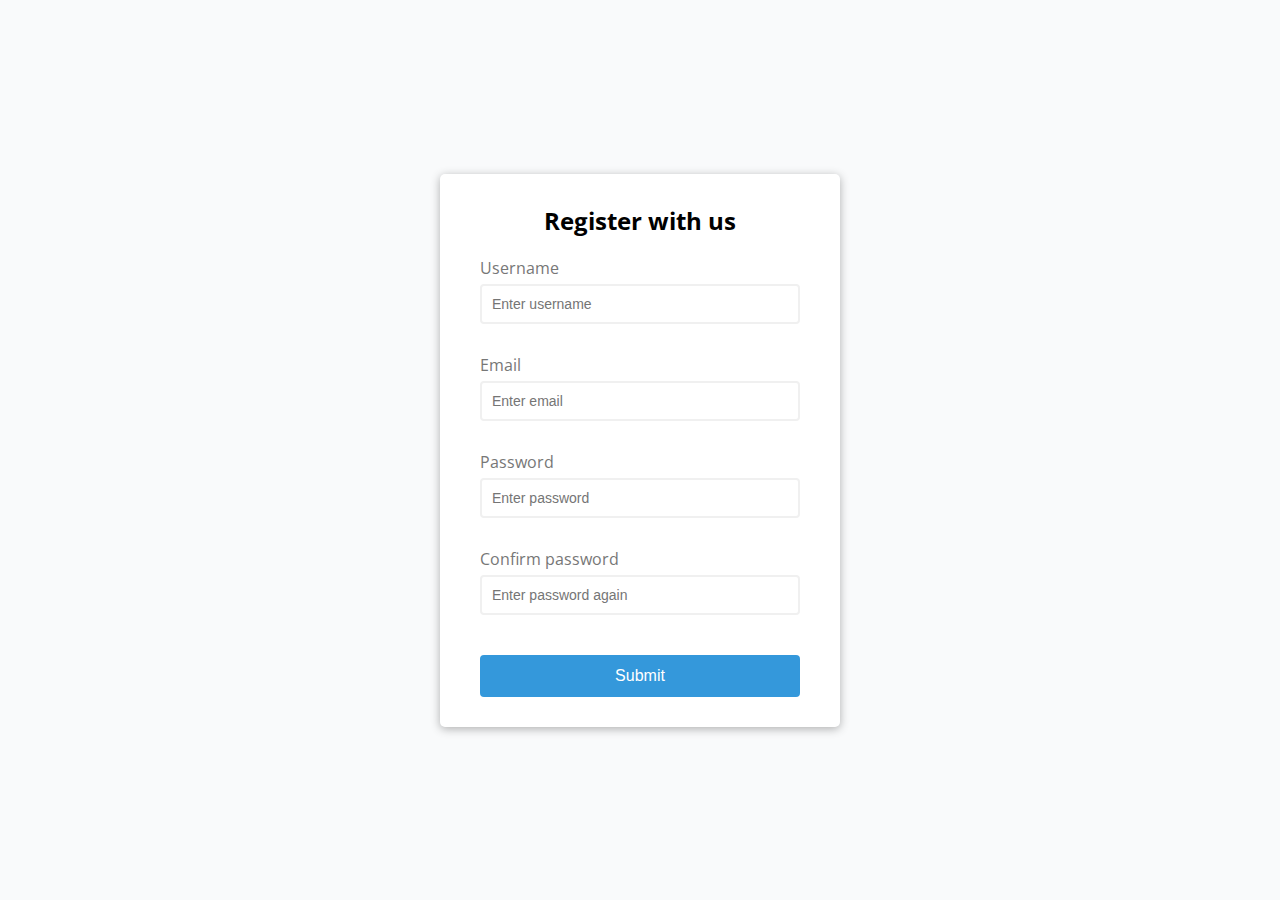
<file: 1 - form validator/index.html>
<!DOCTYPE html>
<html lang="en">
<head>
    <meta charset="UTF-8">
    <meta name="viewport" content="width=device-width, initial-scale=1.0">
    <link rel="stylesheet" href="style.css">
    <title>Form validator</title>
</head>
<body>
    <div class="container">
        <form id="form" class="form">
            <h2>Register with us</h2>
            <div class="form-control">
                <label for="username">Username</label>
                <input type="text" id="username" placeholder="Enter username">
                <small>Error message</small>
            </div>
            <div class="form-control">
                <label for="email">Email</label>
                <input type="text" id="email" placeholder="Enter email">
                <small>Error message</small>
            </div>
            <div class="form-control">
                <label for="password">Password</label>
                <input type="password" id="password" placeholder="Enter password">
                <small>Error message</small>
            </div>
            <div class="form-control">
                <label for="password2">Confirm password</label>
                <input type="password" id="password2" placeholder="Enter password again">
                <small>Error message</small>
            </div>
            <button>Submit</button>
        </form>
    </div>

    <script src="script.js"></script>
</body>
</html>
</file>
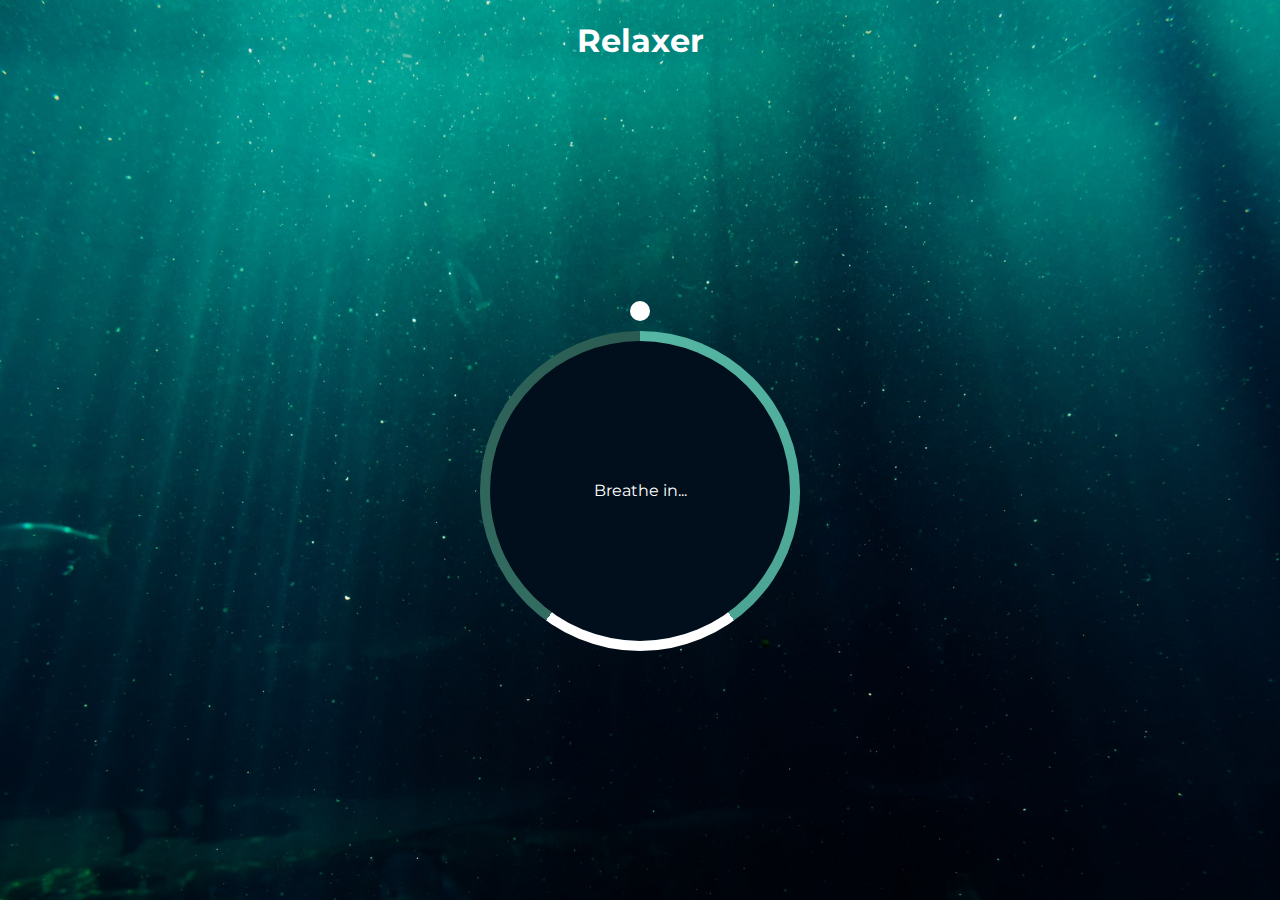
<file: 16 - relaxer app CSS Animtions setTimeout/index.html>
<!DOCTYPE html>
<html lang="en">
<head>
    <meta charset="UTF-8">
    <meta name="viewport" content="width=device-width, initial-scale=1.0">
    <link rel="stylesheet" href="style.css">
    <title>Relaxer</title>
</head>
<body>
    <h1>Relaxer</h1>

    <div class="container" id="container">
        <div class="circle"></div>

        <p id="text"></p>

        <div class="pointer-container">
            <span class="pointer"></span>
        </div>

        <div class="gradient-circle"></div>
    </div>

    <script src="script.js"></script>
</body>
</html>
</file>
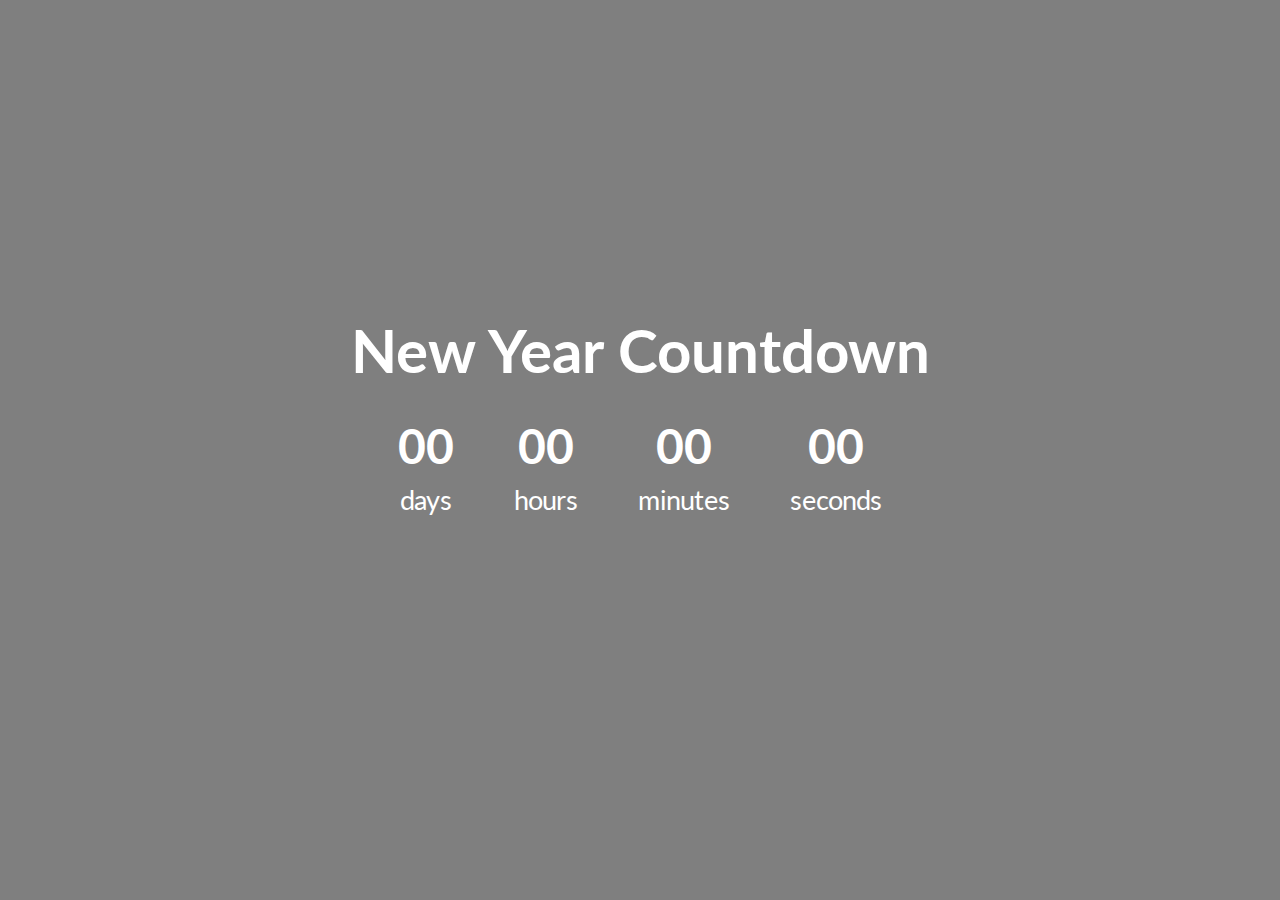
<file: 18 - new year countdown DOM Date Time/index.html>
<!DOCTYPE html>
<html lang="en">
<head>
    <meta charset="UTF-8">
    <meta name="viewport" content="width=device-width, initial-scale=1.0">
    <link rel="stylesheet" href="style.css">
    <title>New Year Countdown</title>
</head>
<body>
    <div id="year" class="year"></div>

    <h1>New Year Countdown</h1>

    <div id="countdown" class="countdown">
        <div class="time">
            <h2 id="days">00</h2>
            <small>days</small>
        </div>
        <div class="time">
            <h2 id="hours">00</h2>
            <small>hours</small>
        </div>
        <div class="time">
            <h2 id="minutes">00</h2>
            <small>minutes</small>
        </div>
        <div class="time">
            <h2 id="seconds">00</h2>
            <small>seconds</small>
        </div>
    </div>

    <!-- <img src="./img/spinner.gif" alt="Loading..." id="loading" class="loading"> -->

    <script src="script.js"></script>
</body>
</html>
</file>
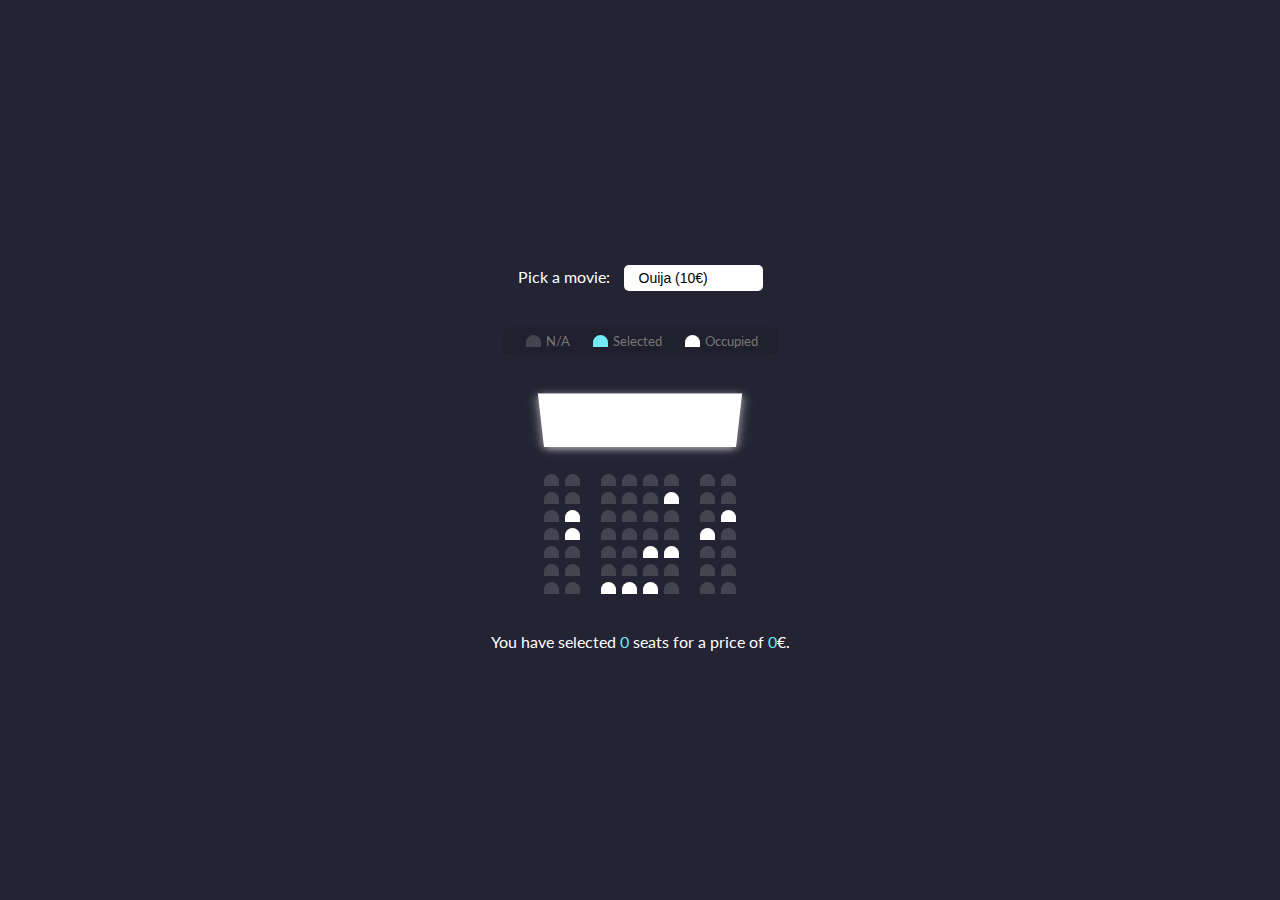
<file: 2 - movie seat booking/index.html>
<!DOCTYPE html>
<html lang="en">
<head>
    <meta charset="UTF-8">
    <meta name="viewport" content="width=device-width, initial-scale=1.0">
    <link rel="stylesheet" href="style.css">
    <title>Movie Seat Booking</title>
</head>
<body>
    <div class="movie-container">
        <label>Pick a movie:</label>
        <select id="movie">
            <option value="10">Ouija (10€)</option>
            <option value="12">Hannah (12€)</option>
            <option value="8">Spiderman 3 (8€)</option>
            <option value="9">Scream 5 (9€)</option>
        </select>
    </div>

    <ul class="showcase">
        <li>
            <div class="seat"></div>
            <small>N/A</small>
        </li>
        <li>
            <div class="seat selected"></div>
            <small>Selected</small>
        </li>
        <li>
            <div class="seat occupied"></div>
            <small>Occupied</small>
        </li>
    </ul>

    <div class="container">
        <div class="screen"></div>
        
        <div class="row">
            <div class="seat"></div>
            <div class="seat"></div>
            <div class="seat"></div>
            <div class="seat"></div>
            <div class="seat"></div>
            <div class="seat"></div>
            <div class="seat"></div>
            <div class="seat"></div>
        </div>
        <div class="row">
            <div class="seat"></div>
            <div class="seat"></div>
            <div class="seat"></div>
            <div class="seat"></div>
            <div class="seat"></div>
            <div class="seat occupied"></div>
            <div class="seat"></div>
            <div class="seat"></div>
        </div>
        <div class="row">
            <div class="seat"></div>
            <div class="seat occupied"></div>
            <div class="seat"></div>
            <div class="seat"></div>
            <div class="seat"></div>
            <div class="seat"></div>
            <div class="seat"></div>
            <div class="seat occupied"></div>
        </div>
        <div class="row">
            <div class="seat"></div>
            <div class="seat occupied"></div>
            <div class="seat"></div>
            <div class="seat"></div>
            <div class="seat"></div>
            <div class="seat"></div>
            <div class="seat occupied"></div>
            <div class="seat"></div>
        </div>
        <div class="row">
            <div class="seat"></div>
            <div class="seat"></div>
            <div class="seat"></div>
            <div class="seat"></div>
            <div class="seat occupied"></div>
            <div class="seat occupied"></div>
            <div class="seat"></div>
            <div class="seat"></div>
        </div>
        <div class="row">
            <div class="seat"></div>
            <div class="seat"></div>
            <div class="seat"></div>
            <div class="seat"></div>
            <div class="seat"></div>
            <div class="seat"></div>
            <div class="seat"></div>
            <div class="seat"></div>
        </div>
        <div class="row">
            <div class="seat"></div>
            <div class="seat"></div>
            <div class="seat occupied"></div>
            <div class="seat occupied"></div>
            <div class="seat occupied"></div>
            <div class="seat"></div>
            <div class="seat"></div>
            <div class="seat"></div>
        </div>
    </div>

    <p class="text">You have selected <span id="count">0</span> seats for a price of <span id="total">0</span>€.</p>

    <script src="script.js"></script>
</body>
</html>
</file>
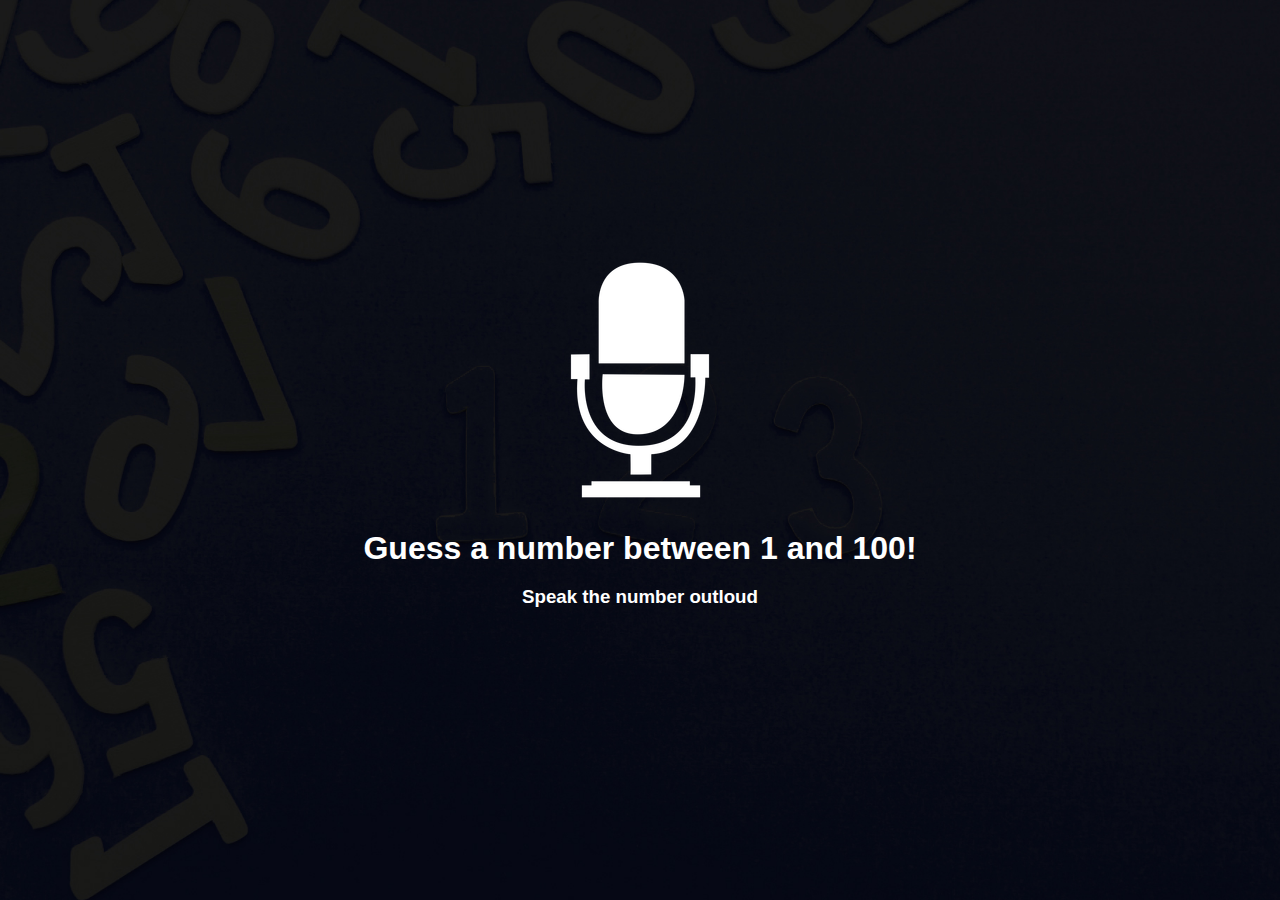
<file: 20 - speak number guessing game/index.html>
<!DOCTYPE html>
<html lang="en">
<head>
    <meta charset="UTF-8">
    <meta name="viewport" content="width=device-width, initial-scale=1.0">
    <link rel="stylesheet" href="style.css">
    <title>Guess the number</title>
</head>
<body>
    <img src="img/mic.png" alt="speaker">

    <h1>Guess a number between 1 and 100!</h1>

    <h3>Speak the number outloud</h3>

    <div id="msg" class="msg"></div>


    <script src="script.js"></script>
</body>
</html>
</file>
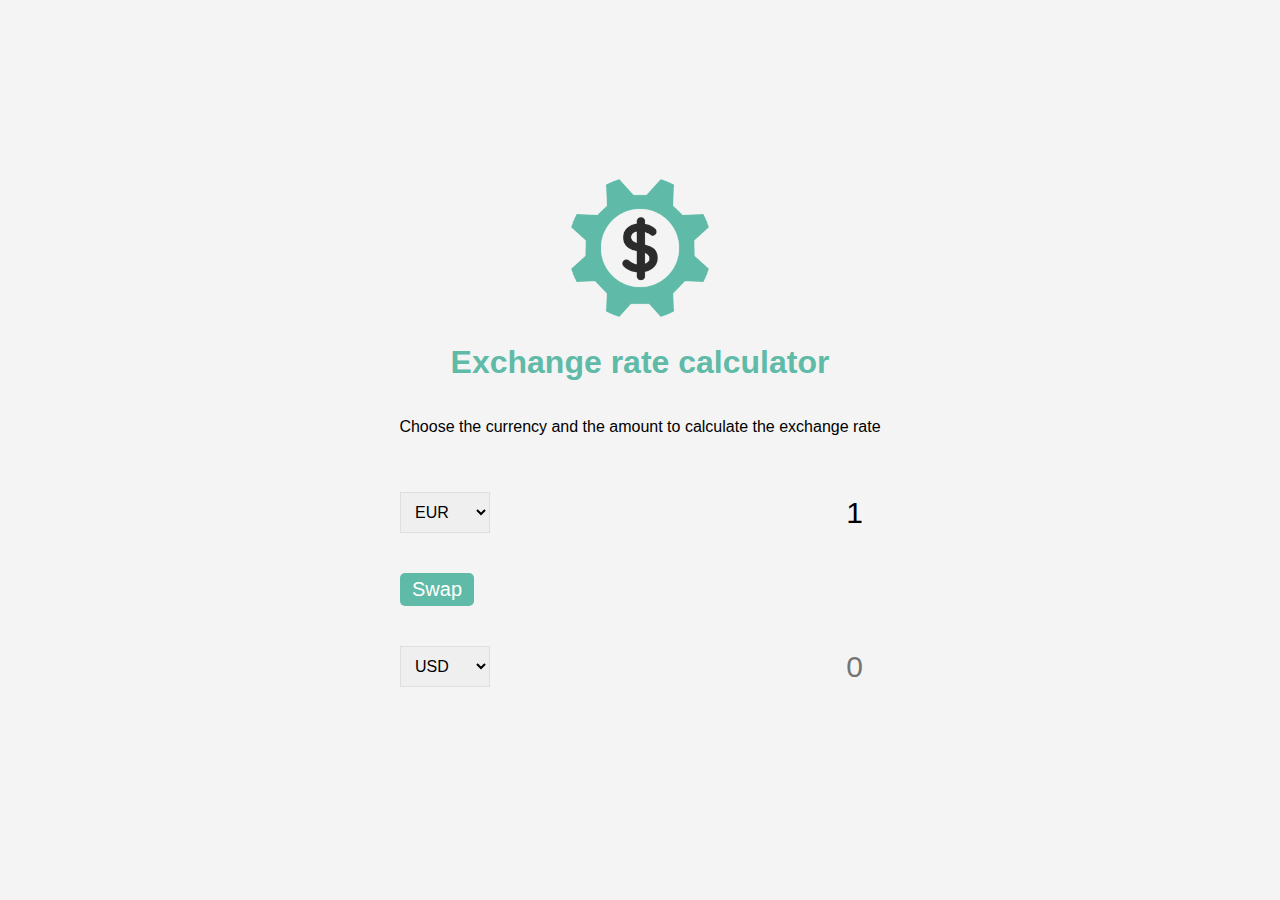
<file: 4 - exchange rate calculator/index.html>
<!DOCTYPE html>
<html lang="en">
<head>
    <meta charset="UTF-8">
    <meta name="viewport" content="width=device-width, initial-scale=1.0">
    <title>Exchange Rate Calculator</title>
    <link rel="stylesheet" href="style.css">
</head>
<body>
    <img src="img/money.png" class="money-img" alt="money-img">
    <h1>Exchange rate calculator</h1>
    <p>Choose the currency and the amount to calculate the exchange rate</p>

    <div class="container">
        <div class="currency">
            <select id="currency-one">
                <option value="AED">AED</option>
                <option value="ARS">ARS</option>
                <option value="AUD">AUD</option>
                <option value="BGN">BGN</option>
                <option value="BRL">BRL</option>
                <option value="BSD">BSD</option>
                <option value="CAD">CAD</option>
                <option value="CHF">CHF</option>
                <option value="CLP">CLP</option>
                <option value="CNY">CNY</option>
                <option value="COP">COP</option>
                <option value="CZK">CZK</option>
                <option value="DKK">DKK</option>
                <option value="DOP">DOP</option>
                <option value="EGP">EGP</option>
                <option value="EUR" selected>EUR</option>
                <option value="FJD">FJD</option>
                <option value="GBP">GBP</option>
                <option value="GTQ">GTQ</option>
                <option value="HKD">HKD</option>
                <option value="HRK">HRK</option>
                <option value="HUF">HUF</option>
                <option value="IDR">IDR</option>
                <option value="ILS">ILS</option>
                <option value="INR">INR</option>
                <option value="ISK">ISK</option>
                <option value="JPY">JPY</option>
                <option value="KRW">KRW</option>
                <option value="KZT">KZT</option>
                <option value="MXN">MXN</option>
                <option value="MYR">MYR</option>
                <option value="NOK">NOK</option>
                <option value="NZD">NZD</option>
                <option value="PAB">PAB</option>
                <option value="PEN">PEN</option>
                <option value="PHP">PHP</option>
                <option value="PKR">PKR</option>
                <option value="PLN">PLN</option>
                <option value="PYG">PYG</option>
                <option value="RON">RON</option>
                <option value="RUB">RUB</option>
                <option value="SAR">SAR</option>
                <option value="SEK">SEK</option>
                <option value="SGD">SGD</option>
                <option value="THB">THB</option>
                <option value="TRY">TRY</option>
                <option value="TWD">TWD</option>
                <option value="UAH">UAH</option>
                <option value="USD">USD</option>
                <option value="UYU">UYU</option>
                <option value="VND">VND</option>
                <option value="ZAR">ZAR</option>
            </select>
            <input type="number" id="amount-one" placeholder="0" value="1" />
        </div>

        <div class="swap-rate-container">
            <button class="btn" id="swap">
                Swap
            </button>
            <div class="rate" id="rate"></div>
        </div>

        <div class="currency">
            <select id="currency-two">
                <option value="AED">AED</option>
                <option value="ARS">ARS</option>
                <option value="AUD">AUD</option>
                <option value="BGN">BGN</option>
                <option value="BRL">BRL</option>
                <option value="BSD">BSD</option>
                <option value="CAD">CAD</option>
                <option value="CHF">CHF</option>
                <option value="CLP">CLP</option>
                <option value="CNY">CNY</option>
                <option value="COP">COP</option>
                <option value="CZK">CZK</option>
                <option value="DKK">DKK</option>
                <option value="DOP">DOP</option>
                <option value="EGP">EGP</option>
                <option value="EUR">EUR</option>
                <option value="FJD">FJD</option>
                <option value="GBP">GBP</option>
                <option value="GTQ">GTQ</option>
                <option value="HKD">HKD</option>
                <option value="HRK">HRK</option>
                <option value="HUF">HUF</option>
                <option value="IDR">IDR</option>
                <option value="ILS">ILS</option>
                <option value="INR">INR</option>
                <option value="ISK">ISK</option>
                <option value="JPY">JPY</option>
                <option value="KRW">KRW</option>
                <option value="KZT">KZT</option>
                <option value="MXN">MXN</option>
                <option value="MYR">MYR</option>
                <option value="NOK">NOK</option>
                <option value="NZD">NZD</option>
                <option value="PAB">PAB</option>
                <option value="PEN">PEN</option>
                <option value="PHP">PHP</option>
                <option value="PKR">PKR</option>
                <option value="PLN">PLN</option>
                <option value="PYG">PYG</option>
                <option value="RON">RON</option>
                <option value="RUB">RUB</option>
                <option value="SAR">SAR</option>
                <option value="SEK">SEK</option>
                <option value="SGD">SGD</option>
                <option value="THB">THB</option>
                <option value="TRY">TRY</option>
                <option value="TWD">TWD</option>
                <option value="UAH">UAH</option>
                <option value="USD" selected>USD</option>
                <option value="UYU">UYU</option>
                <option value="VND">VND</option>
                <option value="ZAR">ZAR</option>
            </select>
            <input type="number" id="amount-two" placeholder="0">
        </div>
    </div>

    <script src="script.js"></script>
</body>
</html>
</file>
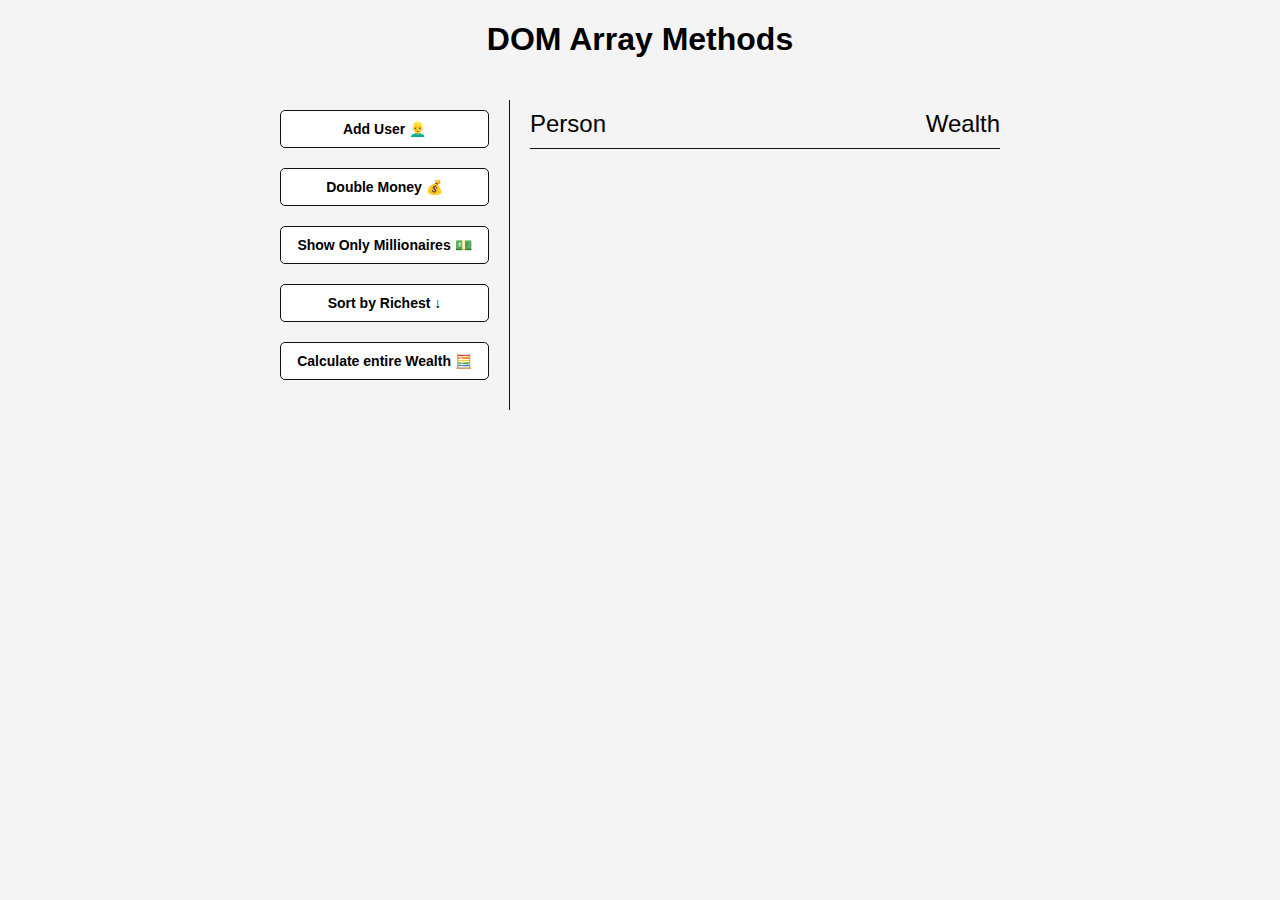
<file: 5 - DOM array methods/index.html>
<!DOCTYPE html>
<html lang="en">
<head>
    <meta charset="UTF-8">
    <meta name="viewport" content="width=device-width, initial-scale=1.0">
    <link rel="stylesheet" href="style.css">
    <title>DOM Array Methods</title>
</head>
<body>
    <h1>DOM Array Methods</h1>

    <div class="container">
        <aside>
            <button id="add-user">Add User 👱‍♂️</button>
            <button id="double">Double Money 💰</button>
            <button id="show-millionaires">Show Only Millionaires 💵</button>
            <button id="sort">Sort by Richest ↓</button>
            <button id="calculate-wealth">Calculate entire Wealth 🧮</button>
        </aside>
        

        <main id="main">
            <h2><strong>Person</strong> Wealth</h2>
        </main>
    </div>
    
    <script src="script.js"></script>
</body>
</html>
</file>
<file: 1 - form validator/style.css>
@import url('https://fonts.googleapis.com/css2?family=Open+Sans&display=swap');

:root {
    --success-color: #2ecc71;
    --error-color: #e74c3c;
}

* {
    box-sizing: border-box;
}

body {
    background-color: #f9fafb;
    font-family: 'Open Sans', sans-serif;
    display: flex;
    align-items: center;
    justify-content: center;
    min-height: 100vh;
    margin: 0;
}

.container {
    background-color: #fff;
    border-radius: 5px;
    box-shadow: 0 2px 10px rgba(0,0,0,0.3);
    width: 400px;
}

h2 {
    text-align: center;
    margin: 0 0 20px;
}

.form {
    padding: 30px 40px;
}

.form-control {
    margin-bottom: 10px;
    padding-bottom: 20px;
    position: relative;
}

.form-control label {
    color: #777;
    display: block;
    margin-bottom: 5px;
}

.form-control input {
    border: 2px solid #f0f0f0;
    border-radius: 4px;
    display: block;
    width: 100%;
    padding: 10px;
    font-size: 14px
}

/* Changes input box when clicked */
.form-control input:focus {
    outline: 0;
    border-color: #777;
}

.form-control.success input {
    border-color: var(--success-color)
}
 
.form-control.error input {
    border-color: var(--error-color)
}

.form-control small {
    color: var(--error-color);
    position: absolute;
    bottom: 0;
    left: 0;
    visibility: hidden;
}

.form-control.error small {
    visibility: visible
}

.form button {
    cursor: pointer;
    background-color: #3498db;
    border: 2px solid #3498db;
    border-radius: 4px;
    color: #fff;
    display: block;
    font-size: 16px;
    padding: 10px;
    margin-top: 20px;
    width: 100%;
}
</file>
<file: 16 - relaxer app CSS Animtions setTimeout/style.css>
@import url('https://fonts.googleapis.com/css?family=Montserrat&display=swap');

* {
  box-sizing: border-box;
}

body {
  background: #224941 url('./img/bg.jpg') no-repeat center center/cover;
  color: #fff;
  font-family: 'Montserrat', sans-serif;
  min-height: 100vh;
  overflow: hidden;
  display: flex;
  flex-direction: column;
  align-items: center;
  margin: 0;
}

.container {
  display: flex;
  align-items: center;
  justify-content: center;
  margin: auto;
  height: 300px;
  width: 300px;
  position: relative;
  transform: scale(1);
}

.circle {
  background-color: #010f1c;
  height: 100%;
  width: 100%;
  border-radius: 50%;
  position: absolute;
  top: 0;
  left: 0;
  z-index: -1;
}

.gradient-circle {
  background: conic-gradient(
    #55b7a4 0%,
    #4ca493 40%,
    #fff 40%,
    #fff 60%,
    #336d62 60%,
    #2a5b52 100%
  );
  height: 320px;
  width: 320px;
  z-index: -2;
  border-radius: 50%;
  position: absolute;
  top: -10px;
  left: -10px;
}

.pointer {
  background-color: #fff;
  border-radius: 50%;
  height: 20px;
  width: 20px;
  display: block;
}

.pointer-container {
  position: absolute;
  top: -40px;
  left: 140px;
  width: 20px;
  height: 190px;
  animation: rotate 7.5s linear forwards infinite;
  transform-origin: bottom center;
}

@keyframes rotate {
  from {
    transform: rotate(0deg);
  }

  to {
    transform: rotate(360deg);
  }
}

.container.grow {
  animation: grow 3s linear forwards;
}

@keyframes grow {
  from {
    transform: scale(1);
  }

  to {
    transform: scale(1.2);
  }
}

.container.shrink {
  animation: shrink 3s linear forwards;
}

@keyframes shrink {
  from {
    transform: scale(1.2);
  }

  to {
    transform: scale(1);
  }
}
</file>
<file: 18 - new year countdown DOM Date Time/style.css>
@import url('https://fonts.googleapis.com/css?family=Lato&display=swap');

* {
  box-sizing: border-box;
}

body {
    background-image: url('https://images.unsplash.com/photo-1467810563316-b5476525c0f9?ixlib=rb-1.2.1&ixid=eyJhcHBfaWQiOjEyMDd9&auto=format&fit=crop&w=1349&q=80');
    background-repeat: no-repeat;
    background-size: cover;
    background-position: center center;
    height: 100vh;
    color: #fff;
    font-family: "Lato", sans-serif;
    display: flex;
    flex-direction: column;
    align-items: center;
    justify-content: center;
    text-align: center;
    margin: 0;
    overflow: hidden;
}

/* Pseudoelement ::after creates ghost elements
In this case, we want a dark overlay only on the picture*/
body::after {
    content: '';
    position: absolute;
    top: 0;
    left: 0;
    width: 100%;
    height: 100%;
    background-color: rgba(0, 0, 0, 0.5);
}

/* This makes all the elements to be on top of the dark overlay  */
body * {
    z-index: 1;
}

h1 {
    font-size: 60px;
    margin: -80px 0 40px;
}

.year {
    font-size: 200px;
    z-index: -1;
    opacity: 0.2;
    position: absolute;
    bottom: 20px;
    left: 50%;
    transform: translateX(-50%);
}

.countdown {
    display: flex;
    transform: scale(2)
}

.time {
    display: flex;
    flex-direction: column;
    align-items: center;
    justify-content: center;
    margin: 15px;
}

.time h2 {
    margin: 0 0 5px;
}

@media(max-width: 500px) {
    h1 {
        font-size: 45px;
    }

    .time {
        margin: 5px;
    }

    .time h2 {
        font-size: 12px;
        margin: 0;
    }

    .time small {
        font-size: 10px;
    }
}
</file>
<file: 2 - movie seat booking/style.css>
@import url('https://fonts.googleapis.com/css2?family=Lato&display=swap');

* {
    box-sizing: border-box;
}

body {
    background-color: #242333;
    color: #fff;
    display: flex;
    flex-direction: column;
    align-items: center;
    justify-content: center;
    height: 100vh;
    font-family: 'Lato', sans-serif;
    margin: 0;
}

.movie-container {
    margin: 20px 0;
}

.movie-container select {
    background-color: #fff;
    border: 0;
    border-radius: 5px;
    font-size: 14px;
    margin-left: 10px;
    padding: 5px 15px;
    -moz-appearance: none;
    -webkit-appearance: none;
    appearance: none;
}

.container {
    perspective: 800px;
    margin-bottom: 30px;
}

.seat {
    background-color: #444451;
    height: 12px;
    width: 15px;
    margin: 3px;
    border-top-left-radius: 10px;
    border-top-right-radius: 10px;
}

.seat.selected {
    background-color: #6feaf6;
}

.seat.occupied {
    background-color: #fff;
}

.seat:nth-of-type(2) {
    margin-right: 18px;
}

.seat:nth-last-of-type(2) {
    margin-left: 18px;
}

.seat:not(.occupied):hover{
    cursor: pointer;
    transform: scale(1.2);
}

.showcase .seat:not(.occupied):hover{
    cursor: default;
    transform: scale(1);
}

.showcase {
    background: rgba(0,0,0,0.1);
    padding: 5px 10px;
    border-radius: 5px;
    color: #777;
    list-style-type: none;
    display: flex;
    justify-content: space-between;
}

.showcase li {
    display: flex;
    align-items: center;
    justify-content: center;
    margin: 0 10px;
}

.showcase li small {
    margin-left: 2px;
}

.row {
    display: flex;
}

.screen {
    background-color: #fff;
    height: 70px;
    width: 100%;
    margin: 15px 0;
    transform: rotateX(-45deg);
    box-shadow: 0 3px 10px rgba(255, 255, 255, 0.7);
}

p.text {
    margin: 5px 0;;
}

p.text span {
    color: #6feaf6
}
</file>
<file: 20 - speak number guessing game/style.css>
* {
    box-sizing: border-box
}

body {
    background: #2f3542 url('img/bg.jpg') no-repeat left center/cover;
    min-height: 100vh;
    color: #fff;
    display: flex;
    flex-direction: column;
    align-items: center;
    justify-content: center;
    text-align: center;
    margin: 0;
    font-family: Verdana, Geneva, Tahoma, sans-serif;
}

h1, 
h3 {
    margin-bottom: 0;
}

p {
    line-height: 1.5;
    margin: 0;
}

.play-again {
    padding: 8px 15px;
    border: 0;
    background: #f4f4f4;
    border-radius: 5px;
    margin-top: 10px
}

.msg {
    font-size: 1.5em;
    margin-top: 40px;
}

.box {
    border: 1px solid #dedede;
    display: inline-block;
    font-size: 30px;
    margin: 20px;
    padding: 10px;
}

@media(max-width: 600px) {
    body {
        font-size: 15px;
    }
}
</file>
<file: 4 - exchange rate calculator/style.css>
:root {
    --primary-color: #5fbaa7;
}

* {
    box-sizing: border-box;
}

body {
    background-color: #f4f4f4;
    font-family: Verdana, Geneva, Tahoma, sans-serif;
    display: flex;
    flex-direction: column;
    align-items: center;
    justify-content: center;
    height: 100vh;
    margin: 0;
    padding: 20px;
}

h1 {
    color: var(--primary-color);
}

p {
    text-align: center;
}

.btn {
    color: #fff;
    background: var(--primary-color);
    cursor: pointer;
    border-radius: 5px;
    font-size: 12px;
    padding: 5px 12px;
    border: 0;
    outline: 0;
    font-size: 20px;
}

.money-img {
    width: 150px;
}

.currency {
    padding: 40px 0;
    display: flex;
    align-items: center;
    justify-content: space-between;
}

.currency select {
    padding: 10px 20px 10px 10px;
    border: 1px solid #dedede;
    font-size: 16px;
}

.currency input {
    border: 0;
    background: transparent;
    font-size: 30px;
    text-align: right;
}

.swap-rate-container {
    display: flex;
    align-items: center;
    justify-content: space-between;
}

.rate {
    color: var(--primary-color);
    font-size: 14px;
    padding: 0 10px;
}

select:focus, input:focus, button:focus {
    outline: 0;
}

@media(max-width: 600px) {
    .currency input {
        width: 200px;
    }
}
</file>
<file: 5 - DOM array methods/style.css>
* {
    box-sizing: border-box;
}

body {
    background: #f4f4f4;
    font-family: 'Lucida Sans', 'Lucida Sans Regular', 'Lucida Grande', 'Lucida Sans Unicode', Geneva, Verdana, sans-serif;
    display: flex;
    flex-direction: column;
    align-items: center;
    min-height: 100vh;
    margin: 0;
}

.container {
    display: flex;
    padding: 20px;
    margin: 0 auto;
    max-width: 100%;
    width: 800px;
}

aside {
    padding: 10px 20px;
    width: 250px;
    border-right: 1px solid #111;
}

button {
    background-color: #fff;
    border: solid 1px #111;
    border-radius: 5px;
    cursor: pointer;
    display: block;
    width: 100%;
    padding: 10px;
    margin-bottom: 20px;
    font-weight: bold;
    font-size: 14px;
}

main {
    flex: 1;
    padding: 10px 20px;
}

h2 {
    border-bottom: 1px solid #111;
    padding-bottom: 10px;
    display: flex;
    justify-content: space-between;
    font-weight: 300;
    margin: 0 0 20px;
}

h3 {
    background-color: #fff;
    border-bottom: 1px solid #111;
    padding: 10px;
    display: flex;
    justify-content: space-between;
    font-weight: 300;
    margin: 20px 0 0;
}

.person {
    display: flex;
    justify-content: space-between;
    font-size: 20px;
    margin-bottom: 10px;
}
</file>
